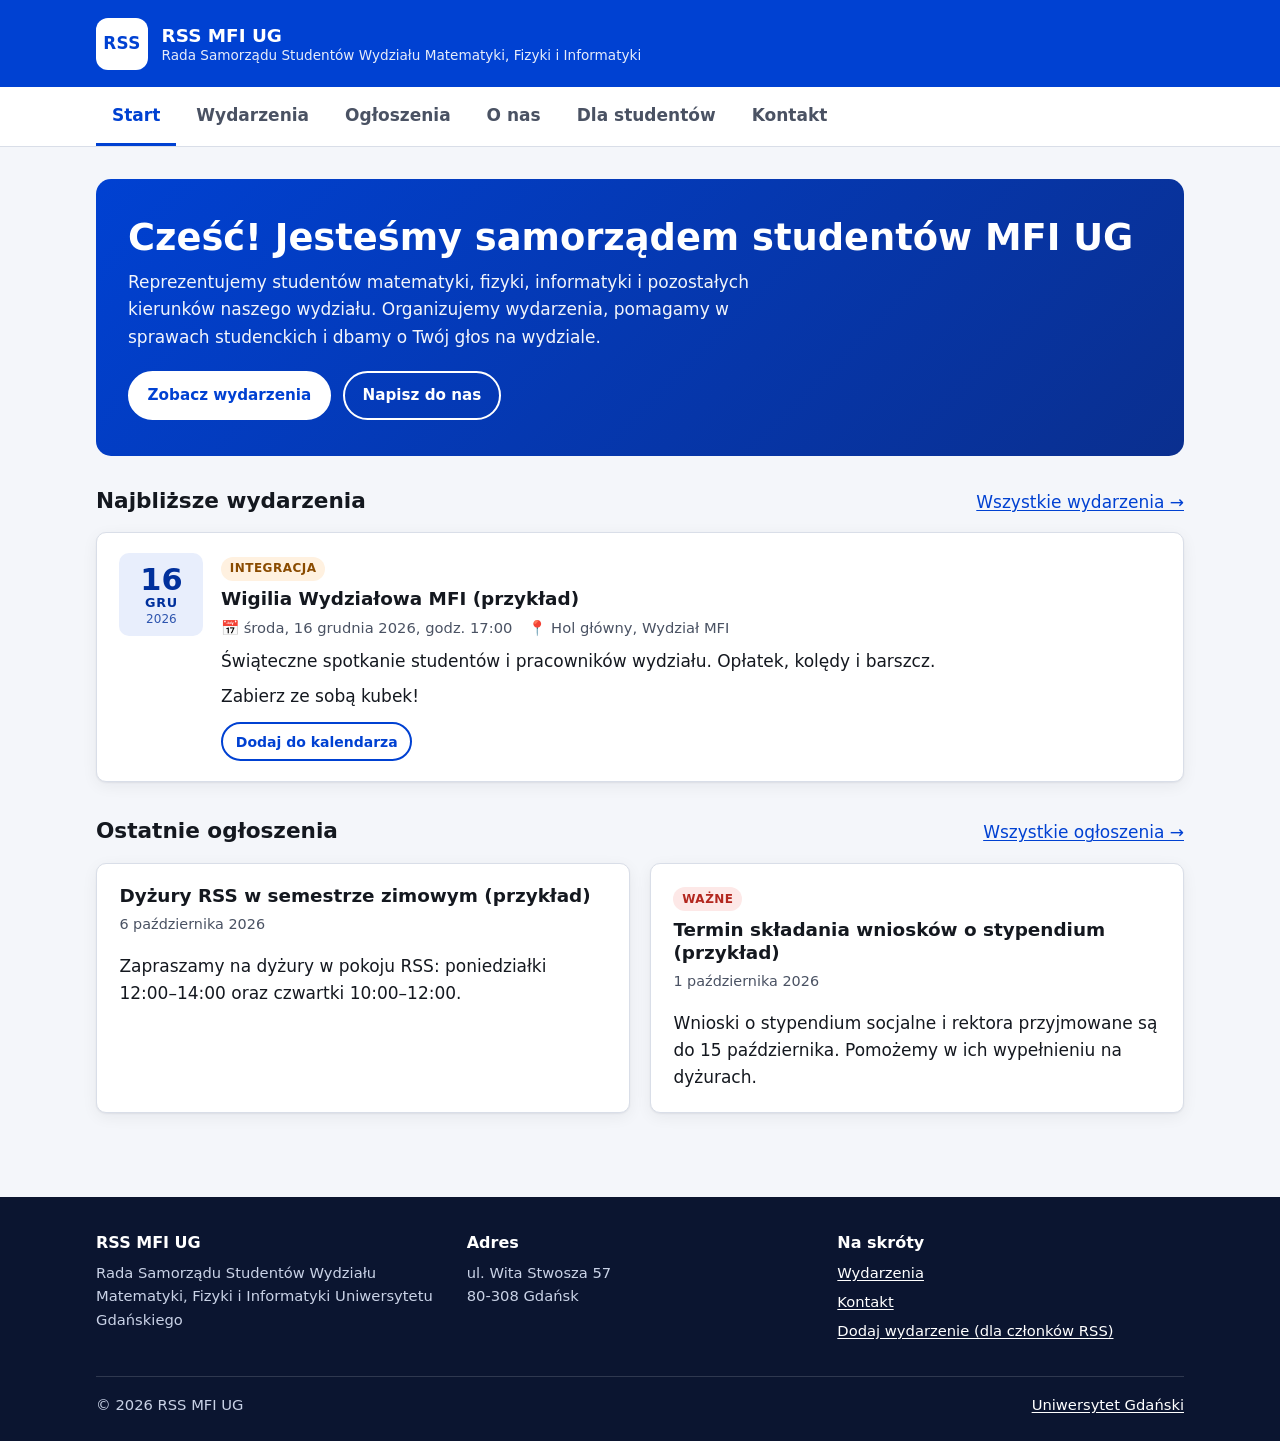
<file: index.html>
<!doctype html>
<html lang="pl">
<head>
  <meta charset="utf-8">
  <meta name="viewport" content="width=device-width, initial-scale=1">
  <title>RSS MFI UG – Rada Samorządu Studentów Wydziału Matematyki, Fizyki i Informatyki</title>
  <meta name="description" content="Rada Samorządu Studentów Wydziału Matematyki, Fizyki i Informatyki Uniwersytetu Gdańskiego – wydarzenia, ogłoszenia, pomoc dla studentów.">
  <meta name="theme-color" content="#0041d2">
  <link rel="icon" href="data:image/svg+xml,%3Csvg xmlns='http://www.w3.org/2000/svg' viewBox='0 0 64 64'%3E%3Crect width='64' height='64' rx='14' fill='%230041d2'/%3E%3Ctext x='32' y='41' font-family='Arial' font-size='22' font-weight='700' fill='white' text-anchor='middle'%3ERSS%3C/text%3E%3C/svg%3E">
  <link rel="stylesheet" href="css/styl.css">
</head>
<body>
  <a class="przeskocz" href="#tresc">Przejdź do treści</a>

  <header class="naglowek">
    <div class="kontener naglowek__wnetrze">
      <a class="logo" href="#start" aria-label="RSS MFI UG – strona główna">
        <span class="logo__znak" aria-hidden="true">RSS</span>
        <span class="logo__tekst">
          <span class="logo__nazwa">RSS MFI UG</span>
          <span class="logo__opis">Rada Samorządu Studentów Wydziału Matematyki, Fizyki i Informatyki</span>
        </span>
      </a>
    </div>
  </header>

  <nav class="zakladki" aria-label="Zakładki strony">
    <ul class="zakladki__lista">
      <li><a class="zakladka" href="#start">Start</a></li>
      <li><a class="zakladka" href="#wydarzenia">Wydarzenia</a></li>
      <li><a class="zakladka" href="#ogloszenia">Ogłoszenia</a></li>
      <li><a class="zakladka" href="#o-nas">O nas</a></li>
      <li><a class="zakladka" href="#dla-studentow">Dla studentów</a></li>
      <li><a class="zakladka" href="#kontakt">Kontakt</a></li>
    </ul>
  </nav>

  <main id="tresc" tabindex="-1">
    <div class="kontener">

      <!-- ================= START ================= -->
      <section class="panel" id="start" aria-labelledby="start-tytul">
        <div class="baner">
          <h1 id="start-tytul">Cześć! Jesteśmy samorządem studentów MFI&nbsp;UG</h1>
          <p>Reprezentujemy studentów matematyki, fizyki, informatyki i pozostałych kierunków naszego wydziału. Organizujemy wydarzenia, pomagamy w sprawach studenckich i dbamy o Twój głos na wydziale.</p>
          <div class="baner__przyciski">
            <a class="przycisk przycisk--jasny" href="#wydarzenia">Zobacz wydarzenia</a>
            <a class="przycisk przycisk--obrys" href="#kontakt">Napisz do nas</a>
          </div>
        </div>

        <div class="sekcja-start">
          <div class="sekcja-start__naglowek">
            <h2>Najbliższe wydarzenia</h2>
            <a href="#wydarzenia">Wszystkie wydarzenia →</a>
          </div>
          <div id="start-wydarzenia" class="lista-wydarzen"></div>
        </div>

        <div class="sekcja-start">
          <div class="sekcja-start__naglowek">
            <h2>Ostatnie ogłoszenia</h2>
            <a href="#ogloszenia">Wszystkie ogłoszenia →</a>
          </div>
          <div id="start-ogloszenia" class="siatka siatka--2"></div>
        </div>
      </section>

      <!-- ================= WYDARZENIA ================= -->
      <section class="panel" id="wydarzenia" aria-labelledby="wydarzenia-tytul">
        <div class="panel__naglowek">
          <div>
            <h2 id="wydarzenia-tytul">Wydarzenia</h2>
            <p>Integracje, wykłady, turnieje i spotkania na naszym wydziale.</p>
          </div>
        </div>

        <div class="filtry">
          <div class="przelacznik" role="group" aria-label="Pokaż wydarzenia">
            <button type="button" data-czas="nadchodzace" aria-pressed="true">Nadchodzące</button>
            <button type="button" data-czas="minione" aria-pressed="false">Minione</button>
          </div>
          <div class="chipy" id="filtr-kategorii" role="group" aria-label="Kategoria"></div>
          <label class="sr-only" for="szukaj-wydarzen">Szukaj wydarzenia</label>
          <input class="szukaj" id="szukaj-wydarzen" type="search" placeholder="Szukaj wydarzenia…">
        </div>

        <p class="sr-only" id="liczba-wydarzen" aria-live="polite"></p>
        <div id="lista-wydarzen" class="lista-wydarzen"></div>
      </section>

      <!-- ================= OGŁOSZENIA ================= -->
      <section class="panel" id="ogloszenia" aria-labelledby="ogloszenia-tytul">
        <div class="panel__naglowek">
          <div>
            <h2 id="ogloszenia-tytul">Ogłoszenia</h2>
            <p>Bieżące komunikaty samorządu.</p>
          </div>
        </div>
        <div id="lista-ogloszen" class="siatka"></div>
      </section>

      <!-- ================= O NAS ================= -->
      <section class="panel" id="o-nas" aria-labelledby="onas-tytul">
        <h2 id="onas-tytul">O nas</h2>
        <div class="siatka siatka--2" style="margin-bottom:2rem">
          <div class="karta">
            <h3>Kim jesteśmy?</h3>
            <p>Rada Samorządu Studentów Wydziału Matematyki, Fizyki i Informatyki to organ Samorządu Studentów Uniwersytetu Gdańskiego, który reprezentuje wszystkich studentów naszego wydziału.</p>
            <p>Działamy społecznie – jesteśmy studentami, tak jak Ty.</p>
          </div>
          <div class="karta">
            <h3>Czym się zajmujemy?</h3>
            <ul>
              <li>reprezentujemy studentów przed władzami wydziału,</li>
              <li>opiniujemy programy studiów i regulaminy,</li>
              <li>organizujemy wydarzenia integracyjne i naukowe,</li>
              <li>pomagamy w sprawach stypendialnych i dydaktycznych.</li>
            </ul>
          </div>
        </div>

        <h2>Skład Rady</h2>
        <div id="lista-zespolu" class="siatka siatka--3"></div>
      </section>

      <!-- ================= DLA STUDENTÓW ================= -->
      <section class="panel" id="dla-studentow" aria-labelledby="dla-tytul">
        <h2 id="dla-tytul">Dla studentów</h2>

        <div class="siatka siatka--2" style="margin-bottom:2rem">
          <div class="karta">
            <h3>Przydatne linki</h3>
            <ul class="lista-linkow">
              <li><a href="https://ug.edu.pl" rel="noopener">Uniwersytet Gdański</a></li>
              <li><a href="https://mfi.ug.edu.pl" rel="noopener">Wydział Matematyki, Fizyki i Informatyki</a></li>
              <li><a href="https://ug.edu.pl/studenci" rel="noopener">Strefa studenta UG</a></li>
              <li><a href="https://portal.ug.edu.pl" rel="noopener">Portal Studenta</a></li>
            </ul>
          </div>
          <div class="karta">
            <h3>Dokumenty</h3>
            <ul class="lista-linkow">
              <li><a href="#" rel="noopener">Regulamin studiów UG</a></li>
              <li><a href="#" rel="noopener">Regulamin świadczeń dla studentów</a></li>
              <li><a href="#" rel="noopener">Regulamin Samorządu Studentów UG</a></li>
              <li><a href="#" rel="noopener">Wzory podań</a></li>
            </ul>
          </div>
        </div>

        <h2>Najczęstsze pytania</h2>
        <details>
          <summary>Mam problem z prowadzącym zajęcia – co mogę zrobić?</summary>
          <p>Napisz do nas lub przyjdź na dyżur. Pomożemy ocenić sytuację, a w razie potrzeby porozmawiamy z prowadzącym lub władzami wydziału. Zachowujemy poufność.</p>
        </details>
        <details>
          <summary>Jak ubiegać się o stypendium?</summary>
          <p>Wnioski składa się elektronicznie przez Portal Studenta. Terminy publikujemy w zakładce „Ogłoszenia”. Na dyżurach pomożemy wypełnić wniosek.</p>
        </details>
        <details>
          <summary>Jak dołączyć do samorządu?</summary>
          <p>Przyjdź na otwarte zebranie (terminy w zakładce „Wydarzenia”) albo napisz do nas. Każdy student MFI może działać w samorządzie.</p>
        </details>
        <details>
          <summary>Chcę zorganizować wydarzenie – czy pomożecie?</summary>
          <p>Jasne! Napisz do nas z krótkim opisem pomysłu, a pomożemy z salą, promocją i formalnościami.</p>
        </details>
      </section>

      <!-- ================= KONTAKT ================= -->
      <section class="panel" id="kontakt" aria-labelledby="kontakt-tytul">
        <h2 id="kontakt-tytul">Kontakt</h2>
        <div class="siatka siatka--3">
          <div class="karta">
            <h3>E-mail</h3>
            <p><a href="mailto:rss.mfi@ug.edu.pl">rss.mfi@ug.edu.pl</a><br><small>(adres do potwierdzenia)</small></p>
          </div>
          <div class="karta">
            <h3>Adres</h3>
            <p>Wydział Matematyki, Fizyki i Informatyki UG<br>ul. Wita Stwosza 57<br>80-308 Gdańsk<br>pokój: <em>do uzupełnienia</em></p>
          </div>
          <div class="karta">
            <h3>Dyżury</h3>
            <p>poniedziałek 12:00–14:00<br>czwartek 10:00–12:00<br><small>(przykładowe godziny)</small></p>
          </div>
          <div class="karta">
            <h3>Media społecznościowe</h3>
            <ul class="lista-linkow">
              <li><a href="#" rel="noopener">Facebook</a></li>
              <li><a href="#" rel="noopener">Instagram</a></li>
              <li><a href="#" rel="noopener">Discord</a></li>
            </ul>
          </div>
        </div>
      </section>

    </div>
  </main>

  <footer class="stopka">
    <div class="kontener">
      <div class="stopka__siatka">
        <div>
          <h2>RSS MFI UG</h2>
          <p>Rada Samorządu Studentów Wydziału Matematyki, Fizyki i Informatyki Uniwersytetu Gdańskiego</p>
        </div>
        <div>
          <h2>Adres</h2>
          <p>ul. Wita Stwosza 57<br>80-308 Gdańsk</p>
        </div>
        <div>
          <h2>Na skróty</h2>
          <p><a href="#wydarzenia">Wydarzenia</a></p>
          <p><a href="#kontakt">Kontakt</a></p>
          <p><a href="dodaj.html">Dodaj wydarzenie (dla członków RSS)</a></p>
        </div>
      </div>
      <div class="stopka__dol">
        <span>© <span id="rok">2026</span> RSS MFI UG</span>
        <a href="https://ug.edu.pl" rel="noopener">Uniwersytet Gdański</a>
      </div>
    </div>
  </footer>

  <!-- Dane (pliki do edycji w folderze „dane”) -->
  <script src="dane/wydarzenia.js"></script>
  <script src="dane/ogloszenia.js"></script>
  <script src="dane/zespol.js"></script>
  <!-- Logika strony (nie trzeba edytować) -->
  <script src="js/strona.js"></script>
</body>
</html>
</file>
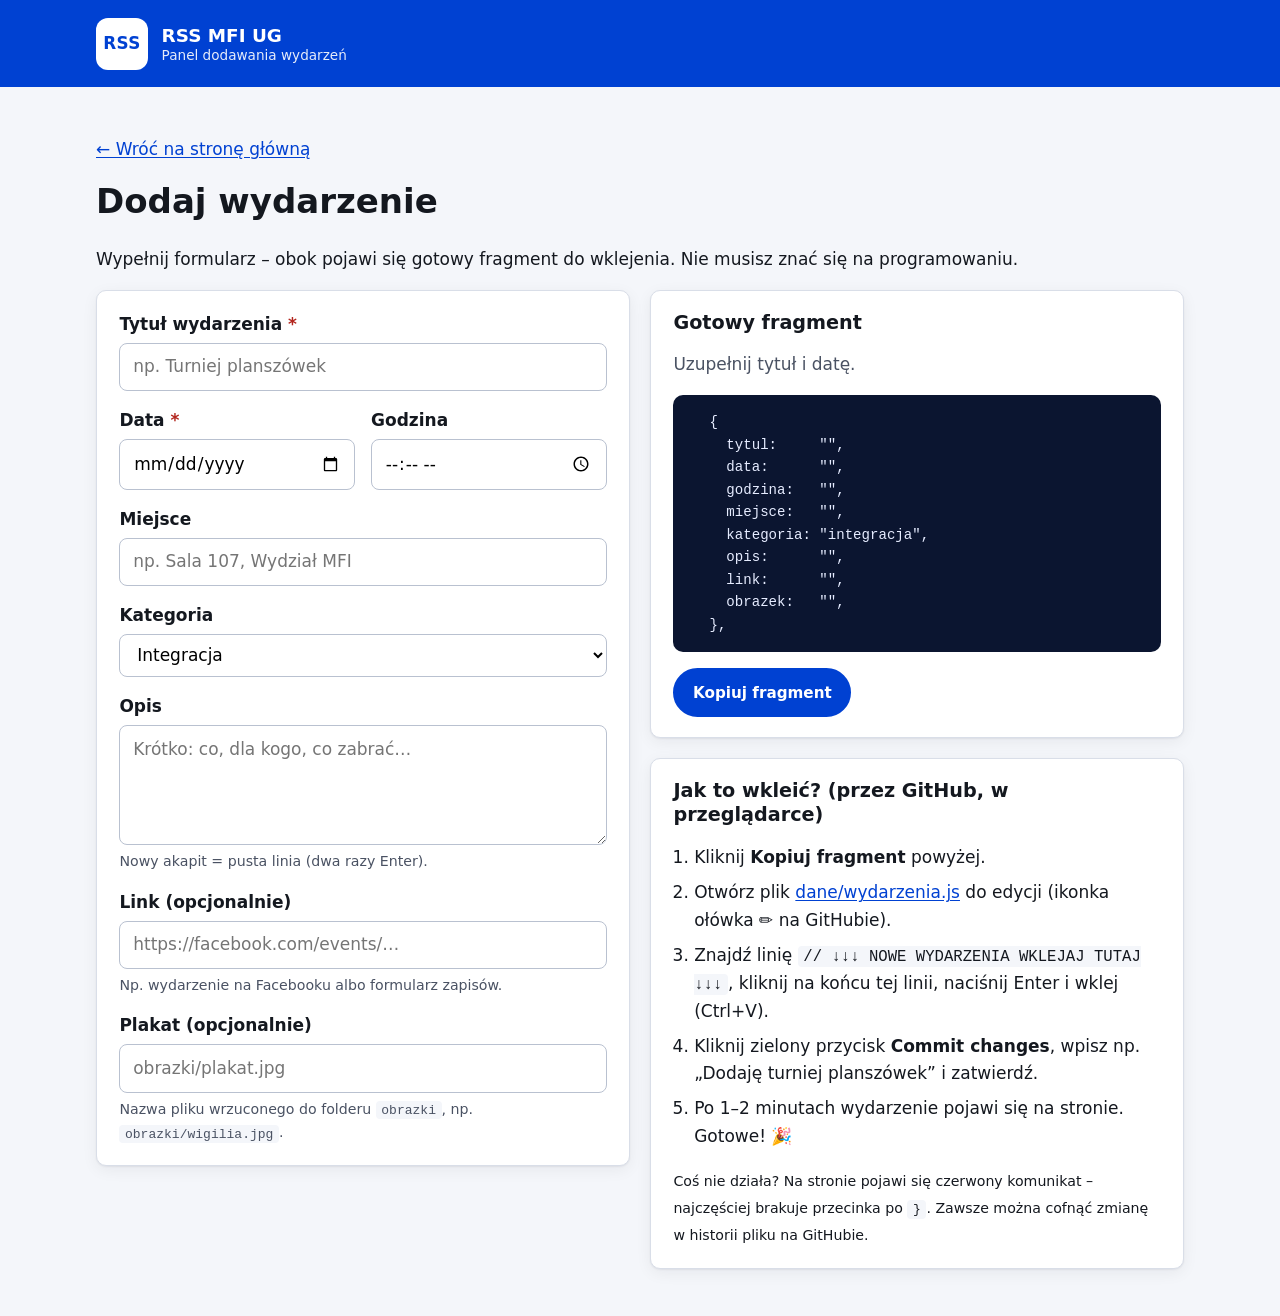
<file: dodaj.html>
<!doctype html>
<html lang="pl">
<head>
  <meta charset="utf-8">
  <meta name="viewport" content="width=device-width, initial-scale=1">
  <title>Dodaj wydarzenie – RSS MFI UG</title>
  <meta name="robots" content="noindex">
  <meta name="theme-color" content="#0041d2">
  <link rel="icon" href="data:image/svg+xml,%3Csvg xmlns='http://www.w3.org/2000/svg' viewBox='0 0 64 64'%3E%3Crect width='64' height='64' rx='14' fill='%230041d2'/%3E%3Ctext x='32' y='41' font-family='Arial' font-size='22' font-weight='700' fill='white' text-anchor='middle'%3ERSS%3C/text%3E%3C/svg%3E">
  <link rel="stylesheet" href="css/styl.css">
</head>
<body>
  <a class="przeskocz" href="#tresc">Przejdź do treści</a>

  <header class="naglowek">
    <div class="kontener naglowek__wnetrze">
      <a class="logo" href="index.html">
        <span class="logo__znak" aria-hidden="true">RSS</span>
        <span class="logo__tekst">
          <span class="logo__nazwa">RSS MFI UG</span>
          <span class="logo__opis">Panel dodawania wydarzeń</span>
        </span>
      </a>
    </div>
  </header>

  <main id="tresc" tabindex="-1">
    <div class="kontener">
      <p><a href="index.html">← Wróć na stronę główną</a></p>
      <h1 style="margin-top:0">Dodaj wydarzenie</h1>
      <p>Wypełnij formularz – obok pojawi się gotowy fragment do wklejenia. Nie musisz znać się na programowaniu.</p>

      <div class="siatka siatka--2" style="align-items:start">
        <form class="karta formularz" id="formularz" novalidate>
          <div class="pole">
            <label for="f-tytul">Tytuł wydarzenia <span class="wymagane">*</span></label>
            <input id="f-tytul" required placeholder="np. Turniej planszówek">
          </div>
          <div class="pola-obok">
            <div class="pole">
              <label for="f-data">Data <span class="wymagane">*</span></label>
              <input id="f-data" type="date" required>
            </div>
            <div class="pole">
              <label for="f-godzina">Godzina</label>
              <input id="f-godzina" type="time">
            </div>
          </div>
          <div class="pole">
            <label for="f-miejsce">Miejsce</label>
            <input id="f-miejsce" placeholder="np. Sala 107, Wydział MFI">
          </div>
          <div class="pole">
            <label for="f-kategoria">Kategoria</label>
            <select id="f-kategoria">
              <option value="integracja">Integracja</option>
              <option value="nauka">Nauka</option>
              <option value="kultura">Kultura</option>
              <option value="sport">Sport</option>
              <option value="spotkanie">Spotkanie</option>
              <option value="inne">Inne</option>
            </select>
          </div>
          <div class="pole">
            <label for="f-opis">Opis</label>
            <textarea id="f-opis" placeholder="Krótko: co, dla kogo, co zabrać…"></textarea>
            <small>Nowy akapit = pusta linia (dwa razy Enter).</small>
          </div>
          <div class="pole">
            <label for="f-link">Link (opcjonalnie)</label>
            <input id="f-link" type="url" placeholder="https://facebook.com/events/…">
            <small>Np. wydarzenie na Facebooku albo formularz zapisów.</small>
          </div>
          <div class="pole">
            <label for="f-obrazek">Plakat (opcjonalnie)</label>
            <input id="f-obrazek" placeholder="obrazki/plakat.jpg">
            <small>Nazwa pliku wrzuconego do folderu <code>obrazki</code>, np. <code>obrazki/wigilia.jpg</code>.</small>
          </div>
        </form>

        <div>
          <div class="karta" style="margin-bottom:1.25rem">
            <h2 style="font-size:1.2rem">Gotowy fragment</h2>
            <p id="podpowiedz" style="color:var(--tekst-drugi);margin-top:0">Uzupełnij tytuł i datę.</p>
            <pre class="kod" id="wynik" aria-live="polite"></pre>
            <p style="margin-bottom:0;margin-top:1rem">
              <button type="button" class="przycisk" id="kopiuj" disabled>Kopiuj fragment</button>
              <span id="skopiowano" role="status" style="margin-left:.5rem;color:var(--sukces);font-weight:600"></span>
            </p>
          </div>

          <div class="karta">
            <h2 style="font-size:1.2rem">Jak to wkleić? (przez GitHub, w przeglądarce)</h2>
            <ol class="kroki">
              <li>Kliknij <strong>Kopiuj fragment</strong> powyżej.</li>
              <li>Otwórz plik <a id="link-edycji" href="https://github.com/mfiugsamorzad/strona-new-experyment/edit/main/dane/wydarzenia.js" target="_blank" rel="noopener">dane/wydarzenia.js</a> do edycji (ikonka ołówka ✏️ na GitHubie).</li>
              <li>Znajdź linię <code>// ↓↓↓ NOWE WYDARZENIA WKLEJAJ TUTAJ ↓↓↓</code>, kliknij na końcu tej linii, naciśnij Enter i wklej (Ctrl+V).</li>
              <li>Kliknij zielony przycisk <strong>Commit changes</strong>, wpisz np. „Dodaję turniej planszówek” i zatwierdź.</li>
              <li>Po 1–2 minutach wydarzenie pojawi się na stronie. Gotowe! 🎉</li>
            </ol>
            <p style="margin-bottom:0"><small>Coś nie działa? Na stronie pojawi się czerwony komunikat – najczęściej brakuje przecinka po <code>}</code>. Zawsze można cofnąć zmianę w historii pliku na GitHubie.</small></p>
          </div>
        </div>
      </div>
    </div>
  </main>

  <script>
  (function () {
    "use strict";
    var pola = ["tytul", "data", "godzina", "miejsce", "kategoria", "opis", "link", "obrazek"];
    var wynik = document.getElementById("wynik");
    var kopiuj = document.getElementById("kopiuj");
    var podpowiedz = document.getElementById("podpowiedz");

    function wartosc(n) { return document.getElementById("f-" + n).value.trim(); }

    // JSON.stringify bezpiecznie zamienia cudzysłowy i nowe linie na poprawny zapis.
    function t(s) { return JSON.stringify(s); }

    function generuj() {
      var v = {};
      pola.forEach(function (n) { v[n] = wartosc(n); });
      var data = "";
      if (v.data) { var p = v.data.split("-"); data = p[2] + "." + p[1] + "." + p[0]; }

      var kod =
        "  {\n" +
        "    tytul:     " + t(v.tytul) + ",\n" +
        "    data:      " + t(data) + ",\n" +
        "    godzina:   " + t(v.godzina) + ",\n" +
        "    miejsce:   " + t(v.miejsce) + ",\n" +
        "    kategoria: " + t(v.kategoria) + ",\n" +
        "    opis:      " + t(document.getElementById("f-opis").value.replace(/\r/g, "").trim()) + ",\n" +
        "    link:      " + t(v.link) + ",\n" +
        "    obrazek:   " + t(v.obrazek) + ",\n" +
        "  },\n";

      var gotowe = v.tytul && data;
      wynik.textContent = kod;
      kopiuj.disabled = !gotowe;
      podpowiedz.textContent = gotowe ? "Wszystko gotowe – skopiuj i wklej według instrukcji poniżej." : "Uzupełnij tytuł i datę.";
      return kod;
    }

    document.getElementById("formularz").addEventListener("input", generuj);
    document.getElementById("formularz").addEventListener("submit", function (e) { e.preventDefault(); });

    kopiuj.addEventListener("click", function () {
      var tekst = "\n" + generuj();
      var info = document.getElementById("skopiowano");
      function ok() { info.textContent = "Skopiowano ✓"; setTimeout(function () { info.textContent = ""; }, 2500); }
      if (navigator.clipboard && window.isSecureContext) {
        navigator.clipboard.writeText(tekst).then(ok, zapasowe);
      } else zapasowe();
      function zapasowe() {
        var ta = document.createElement("textarea");
        ta.value = tekst; document.body.appendChild(ta); ta.select();
        try { document.execCommand("copy"); ok(); } catch (e) { info.textContent = "Zaznacz tekst ręcznie i skopiuj (Ctrl+C)."; }
        ta.remove();
      }
    });

    generuj();
  })();
  </script>
</body>
</html>
</file>
<file: css/styl.css>
/* =========================================================
   RSS MFI UG – arkusz stylów
   Kolor wiodący: Błękit Uniwersytetu Gdańskiego #0041D2
   (księga znaku UG: identyfikacja.ug.edu.pl)
   ========================================================= */

:root {
  --ug-blekit: #0041d2;        /* Błękit UG – kolor wiodący */
  --ug-blekit-ciemny: #00309c; /* hover / aktywne */
  --ug-blekit-jasny: #e8eefc;  /* tła wyróżnień */
  --tekst: #14181f;
  --tekst-drugi: #4a5263;
  --tlo: #ffffff;
  --tlo-drugie: #f4f6fa;
  --ramka: #d9dee8;
  --sukces: #0a7a3d;
  --ostrzezenie: #9a5b00;
  --blad: #b3261e;

  --promien: 10px;
  --cien: 0 1px 2px rgba(20, 24, 31, .06), 0 4px 16px rgba(20, 24, 31, .06);
  --szerokosc: 1120px;
  --font: system-ui, -apple-system, "Segoe UI", Roboto, "Helvetica Neue", Arial, sans-serif;
}

* { box-sizing: border-box; }

html { scroll-behavior: smooth; }

body {
  margin: 0;
  font-family: var(--font);
  font-size: 1.0625rem;
  line-height: 1.6;
  color: var(--tekst);
  background: var(--tlo-drugie);
}

img { max-width: 100%; height: auto; }

a { color: var(--ug-blekit); text-underline-offset: 2px; }
a:hover { color: var(--ug-blekit-ciemny); }

:focus-visible {
  outline: 3px solid var(--ug-blekit);
  outline-offset: 2px;
  border-radius: 4px;
}

.sr-only {
  position: absolute; width: 1px; height: 1px; padding: 0; margin: -1px;
  overflow: hidden; clip: rect(0 0 0 0); white-space: nowrap; border: 0;
}

.przeskocz {
  position: absolute; left: 1rem; top: -100px; z-index: 100;
  background: var(--ug-blekit); color: #fff; padding: .6rem 1rem; border-radius: var(--promien);
}
.przeskocz:focus { top: 1rem; color: #fff; }

.kontener { max-width: var(--szerokosc); margin: 0 auto; padding: 0 1rem; }

/* ---------- Nagłówek ---------- */
.naglowek {
  background: var(--ug-blekit);
  color: #fff;
}
.naglowek__wnetrze {
  display: flex; align-items: center; gap: 1rem;
  padding: 1.1rem 1rem;
}
.logo {
  display: flex; align-items: center; gap: .85rem;
  color: #fff; text-decoration: none;
}
.logo:hover { color: #fff; }
.logo__znak {
  flex: none;
  width: 52px; height: 52px; border-radius: 12px;
  background: #fff; color: var(--ug-blekit);
  display: grid; place-items: center;
  font-weight: 800; font-size: 1.05rem; letter-spacing: .02em;
}
.logo__tekst { display: flex; flex-direction: column; line-height: 1.25; }
.logo__nazwa { font-weight: 700; font-size: 1.15rem; }
.logo__opis { font-size: .85rem; opacity: .9; }

/* ---------- Zakładki ---------- */
.zakladki {
  background: #fff;
  border-bottom: 1px solid var(--ramka);
  position: sticky; top: 0; z-index: 50;
}
.zakladki__lista {
  list-style: none; margin: 0 auto; padding: 0 1rem;
  max-width: var(--szerokosc);
  display: flex; gap: .25rem;
  overflow-x: auto; scrollbar-width: none;
}
.zakladki__lista::-webkit-scrollbar { display: none; }
.zakladka {
  display: block; white-space: nowrap;
  padding: .95rem 1rem .85rem;
  color: var(--tekst-drugi); text-decoration: none; font-weight: 600;
  border-bottom: 3px solid transparent;
}
.zakladka:hover { color: var(--ug-blekit); }
.zakladka[aria-current="page"] {
  color: var(--ug-blekit);
  border-bottom-color: var(--ug-blekit);
}

/* ---------- Sekcje ---------- */
main { padding: 2rem 0 3rem; }
.panel[hidden] { display: none; }
.panel > h2:first-child, .panel__naglowek h2 { margin-top: 0; }

h1, h2, h3 { line-height: 1.25; }
h2 { font-size: 1.6rem; margin: 0 0 1rem; }
h3 { font-size: 1.15rem; margin: 0 0 .4rem; }

.panel__naglowek {
  display: flex; flex-wrap: wrap; align-items: end; justify-content: space-between;
  gap: 1rem; margin-bottom: 1.25rem;
}
.panel__naglowek p { margin: .25rem 0 0; color: var(--tekst-drugi); }

.karta {
  background: var(--tlo);
  border: 1px solid var(--ramka);
  border-radius: var(--promien);
  box-shadow: var(--cien);
  padding: 1.25rem 1.4rem;
}

/* Baner powitalny */
.baner {
  background: linear-gradient(135deg, var(--ug-blekit) 0%, #0a2f8f 100%);
  color: #fff;
  border-radius: calc(var(--promien) * 1.5);
  padding: 2.25rem 2rem;
  margin-bottom: 2rem;
}
.baner h1 { margin: 0 0 .5rem; font-size: clamp(1.6rem, 3.5vw, 2.3rem); }
.baner p { margin: 0 0 1.25rem; max-width: 60ch; opacity: .95; }
.baner__przyciski { display: flex; flex-wrap: wrap; gap: .75rem; }

.przycisk {
  display: inline-flex; align-items: center; gap: .4rem;
  padding: .65rem 1.1rem; border-radius: 999px;
  font: inherit; font-weight: 600; font-size: .95rem;
  text-decoration: none; cursor: pointer;
  border: 2px solid var(--ug-blekit);
  background: var(--ug-blekit); color: #fff;
}
.przycisk:hover { background: var(--ug-blekit-ciemny); border-color: var(--ug-blekit-ciemny); color: #fff; }
.przycisk--jasny { background: #fff; color: var(--ug-blekit); border-color: #fff; }
.przycisk--jasny:hover { background: var(--ug-blekit-jasny); color: var(--ug-blekit-ciemny); border-color: var(--ug-blekit-jasny); }
.przycisk--obrys { background: transparent; color: var(--ug-blekit); }
.przycisk--obrys:hover { background: var(--ug-blekit-jasny); color: var(--ug-blekit-ciemny); }
.baner .przycisk--obrys { color: #fff; border-color: #fff; }
.baner .przycisk--obrys:hover { background: rgba(255,255,255,.12); color: #fff; }
.przycisk--maly { padding: .4rem .8rem; font-size: .875rem; }

/* Siatki */
.siatka { display: grid; gap: 1.25rem; }
.siatka--2 { grid-template-columns: repeat(auto-fit, minmax(320px, 1fr)); }
.siatka--3 { grid-template-columns: repeat(auto-fit, minmax(260px, 1fr)); }

.sekcja-start { margin-bottom: 2.25rem; }
.sekcja-start__naglowek {
  display: flex; justify-content: space-between; align-items: baseline; gap: 1rem;
  margin-bottom: 1rem;
}
.sekcja-start__naglowek h2 { margin: 0; font-size: 1.35rem; }

/* ---------- Wydarzenia ---------- */
.filtry {
  display: flex; flex-wrap: wrap; gap: .75rem; align-items: center;
  margin-bottom: 1.25rem;
}
.przelacznik {
  display: inline-flex; background: #fff; border: 1px solid var(--ramka);
  border-radius: 999px; padding: 3px;
}
.przelacznik button {
  font: inherit; font-size: .9rem; font-weight: 600;
  border: 0; background: transparent; color: var(--tekst-drugi);
  padding: .45rem .95rem; border-radius: 999px; cursor: pointer;
}
.przelacznik button[aria-pressed="true"] { background: var(--ug-blekit); color: #fff; }

.chipy { display: flex; flex-wrap: wrap; gap: .4rem; }
.chip {
  font: inherit; font-size: .85rem; font-weight: 600;
  border: 1px solid var(--ramka); background: #fff; color: var(--tekst-drugi);
  padding: .35rem .8rem; border-radius: 999px; cursor: pointer;
}
.chip[aria-pressed="true"] { background: var(--ug-blekit-jasny); border-color: var(--ug-blekit); color: var(--ug-blekit-ciemny); }

.szukaj {
  margin-left: auto; min-width: 220px; flex: 0 1 280px;
  font: inherit; font-size: .95rem;
  padding: .55rem .9rem; border: 1px solid var(--ramka); border-radius: 999px; background: #fff;
}

.lista-wydarzen { display: grid; gap: 1rem; }

.wydarzenie {
  display: grid; grid-template-columns: 84px 1fr; gap: 1.1rem;
  align-items: start;
}
.wydarzenie--minione { opacity: .78; }
.data-blok {
  text-align: center; border-radius: var(--promien);
  background: var(--ug-blekit-jasny); color: var(--ug-blekit-ciemny);
  padding: .6rem .3rem; line-height: 1.1;
}
.data-blok__dzien { display: block; font-size: 1.9rem; font-weight: 800; }
.data-blok__miesiac { display: block; font-size: .8rem; font-weight: 700; text-transform: uppercase; letter-spacing: .05em; }
.data-blok__rok { display: block; font-size: .75rem; margin-top: .2rem; opacity: .8; }

.wydarzenie__meta {
  display: flex; flex-wrap: wrap; gap: .3rem 1rem;
  color: var(--tekst-drugi); font-size: .92rem; margin: .1rem 0 .5rem;
}
.wydarzenie__opis { margin: 0 0 .75rem; }
.wydarzenie__opis p { margin: 0 0 .5rem; }
.wydarzenie__akcje { display: flex; flex-wrap: wrap; gap: .5rem; }
.wydarzenie__obrazek { border-radius: var(--promien); margin: .25rem 0 .75rem; max-height: 280px; object-fit: cover; width: 100%; }

.etykieta {
  display: inline-block; font-size: .75rem; font-weight: 700;
  text-transform: uppercase; letter-spacing: .04em;
  padding: .15rem .55rem; border-radius: 999px; margin-bottom: .4rem;
  background: var(--tlo-drugie); color: var(--tekst-drugi);
}
.etykieta--integracja { background: #fff1e0; color: #8a4b00; }
.etykieta--nauka      { background: #e8eefc; color: #00309c; }
.etykieta--kultura    { background: #f6e8fb; color: #6b2386; }
.etykieta--sport      { background: #e3f6ea; color: #0a6634; }
.etykieta--spotkanie  { background: #eef0f3; color: #3a4252; }
.etykieta--inne       { background: #eef0f3; color: #3a4252; }
.etykieta--wazne      { background: #fde8e7; color: var(--blad); }

.pusto {
  text-align: center; color: var(--tekst-drugi);
  padding: 2rem 1rem; border: 2px dashed var(--ramka); border-radius: var(--promien);
}

.komunikat-bledu {
  background: #fde8e7; color: var(--blad); border: 1px solid #f3b8b4;
  border-radius: var(--promien); padding: 1rem 1.2rem; margin-bottom: 1rem;
}

/* ---------- Ogłoszenia ---------- */
.ogloszenie__data { color: var(--tekst-drugi); font-size: .9rem; margin: 0 0 .35rem; }
.ogloszenie p:last-child { margin-bottom: 0; }

/* ---------- Zespół ---------- */
.osoba { display: flex; gap: 1rem; align-items: center; }
.osoba__awatar {
  flex: none; width: 56px; height: 56px; border-radius: 50%;
  background: var(--ug-blekit-jasny); color: var(--ug-blekit-ciemny);
  display: grid; place-items: center; font-weight: 800; font-size: 1.1rem;
  overflow: hidden;
}
.osoba__awatar img { width: 100%; height: 100%; object-fit: cover; }
.osoba h3 { margin: 0; font-size: 1.05rem; }
.osoba p { margin: .1rem 0 0; color: var(--tekst-drugi); font-size: .92rem; }

/* ---------- Linki / dokumenty ---------- */
.lista-linkow { list-style: none; margin: 0; padding: 0; }
.lista-linkow li { border-top: 1px solid var(--ramka); }
.lista-linkow li:first-child { border-top: 0; }
.lista-linkow a {
  display: flex; justify-content: space-between; gap: 1rem;
  padding: .7rem 0; text-decoration: none; color: var(--tekst);
}
.lista-linkow a:hover { color: var(--ug-blekit); }
.lista-linkow a::after { content: "→"; color: var(--ug-blekit); }

/* FAQ */
details {
  background: #fff; border: 1px solid var(--ramka); border-radius: var(--promien);
  padding: .9rem 1.2rem; margin-bottom: .6rem;
}
summary { cursor: pointer; font-weight: 600; }
details[open] summary { margin-bottom: .5rem; }

/* ---------- Stopka ---------- */
.stopka {
  background: #0b1530; color: #c9d2e6; font-size: .92rem;
  padding: 2.25rem 0 1.5rem;
}
.stopka a { color: #fff; }
.stopka__siatka { display: grid; gap: 1.5rem; grid-template-columns: repeat(auto-fit, minmax(220px, 1fr)); }
.stopka h2 { font-size: 1rem; color: #fff; margin: 0 0 .5rem; }
.stopka p { margin: 0 0 .35rem; }
.stopka__dol {
  border-top: 1px solid rgba(255,255,255,.15); margin-top: 1.75rem; padding-top: 1rem;
  display: flex; flex-wrap: wrap; justify-content: space-between; gap: .5rem;
}

/* ---------- Generator (dodaj.html) ---------- */
.formularz { display: grid; gap: 1rem; }
.pole { display: grid; gap: .3rem; }
.pole label { font-weight: 600; }
.pole small { color: var(--tekst-drugi); }
.pole input, .pole select, .pole textarea {
  font: inherit; padding: .6rem .8rem; border: 1px solid #b9c1d0; border-radius: 8px; background: #fff;
  width: 100%;
}
.pole textarea { min-height: 120px; resize: vertical; }
.pola-obok { display: grid; gap: 1rem; grid-template-columns: repeat(auto-fit, minmax(180px, 1fr)); }
.wymagane { color: var(--blad); }
.kod {
  font-family: ui-monospace, SFMono-Regular, Menlo, Consolas, monospace; font-size: .88rem;
  background: #0b1530; color: #e6ecff; border-radius: var(--promien);
  padding: 1rem 1.2rem; overflow-x: auto; white-space: pre; margin: 0;
}
.kroki { padding-left: 1.3rem; }
.kroki li { margin-bottom: .5rem; }
code { background: var(--tlo-drugie); padding: .1rem .35rem; border-radius: 4px; font-size: .92em; }

@media (max-width: 600px) {
  body { font-size: 1rem; }
  .logo__opis { display: none; }
  .baner { padding: 1.6rem 1.25rem; }
  .wydarzenie { grid-template-columns: 64px 1fr; gap: .8rem; }
  .data-blok__dzien { font-size: 1.5rem; }
  .szukaj { margin-left: 0; flex: 1 1 100%; }
  .karta { padding: 1rem 1.1rem; }
}

@media (prefers-reduced-motion: reduce) {
  html { scroll-behavior: auto; }
}

@media print {
  .zakladki, .filtry, .stopka, .wydarzenie__akcje, .przeskocz { display: none !important; }
  .panel[hidden] { display: block !important; }
  body { background: #fff; }
}
</file>
